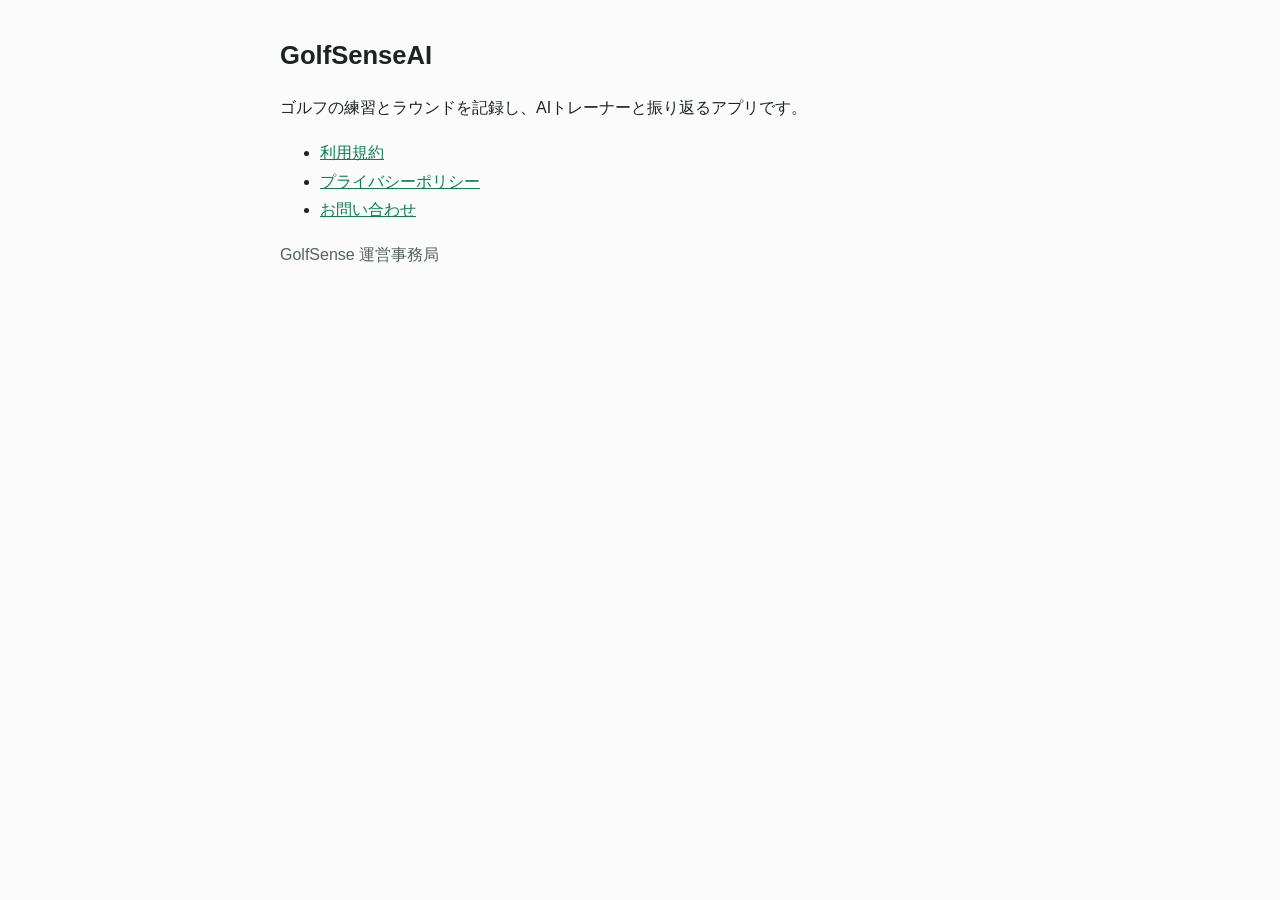
<file: index.html>
<!doctype html>
<html lang="ja">
<head>
<meta charset="utf-8">
<meta name="viewport" content="width=device-width, initial-scale=1">
<title>GolfSenseAI</title>
<link rel="stylesheet" href="style.css">
</head>
<body>
<main>
<h1>GolfSenseAI</h1>
<p>ゴルフの練習とラウンドを記録し、AIトレーナーと振り返るアプリです。</p>
<ul>
<li><a href="terms.html">利用規約</a></li>
<li><a href="privacy.html">プライバシーポリシー</a></li>
<li><a href="https://forms.gle/zs37uPpuGtCnUTjP7">お問い合わせ</a></li>
</ul>
<p class="meta">GolfSense 運営事務局</p>
</main>
</body>
</html>
</file>
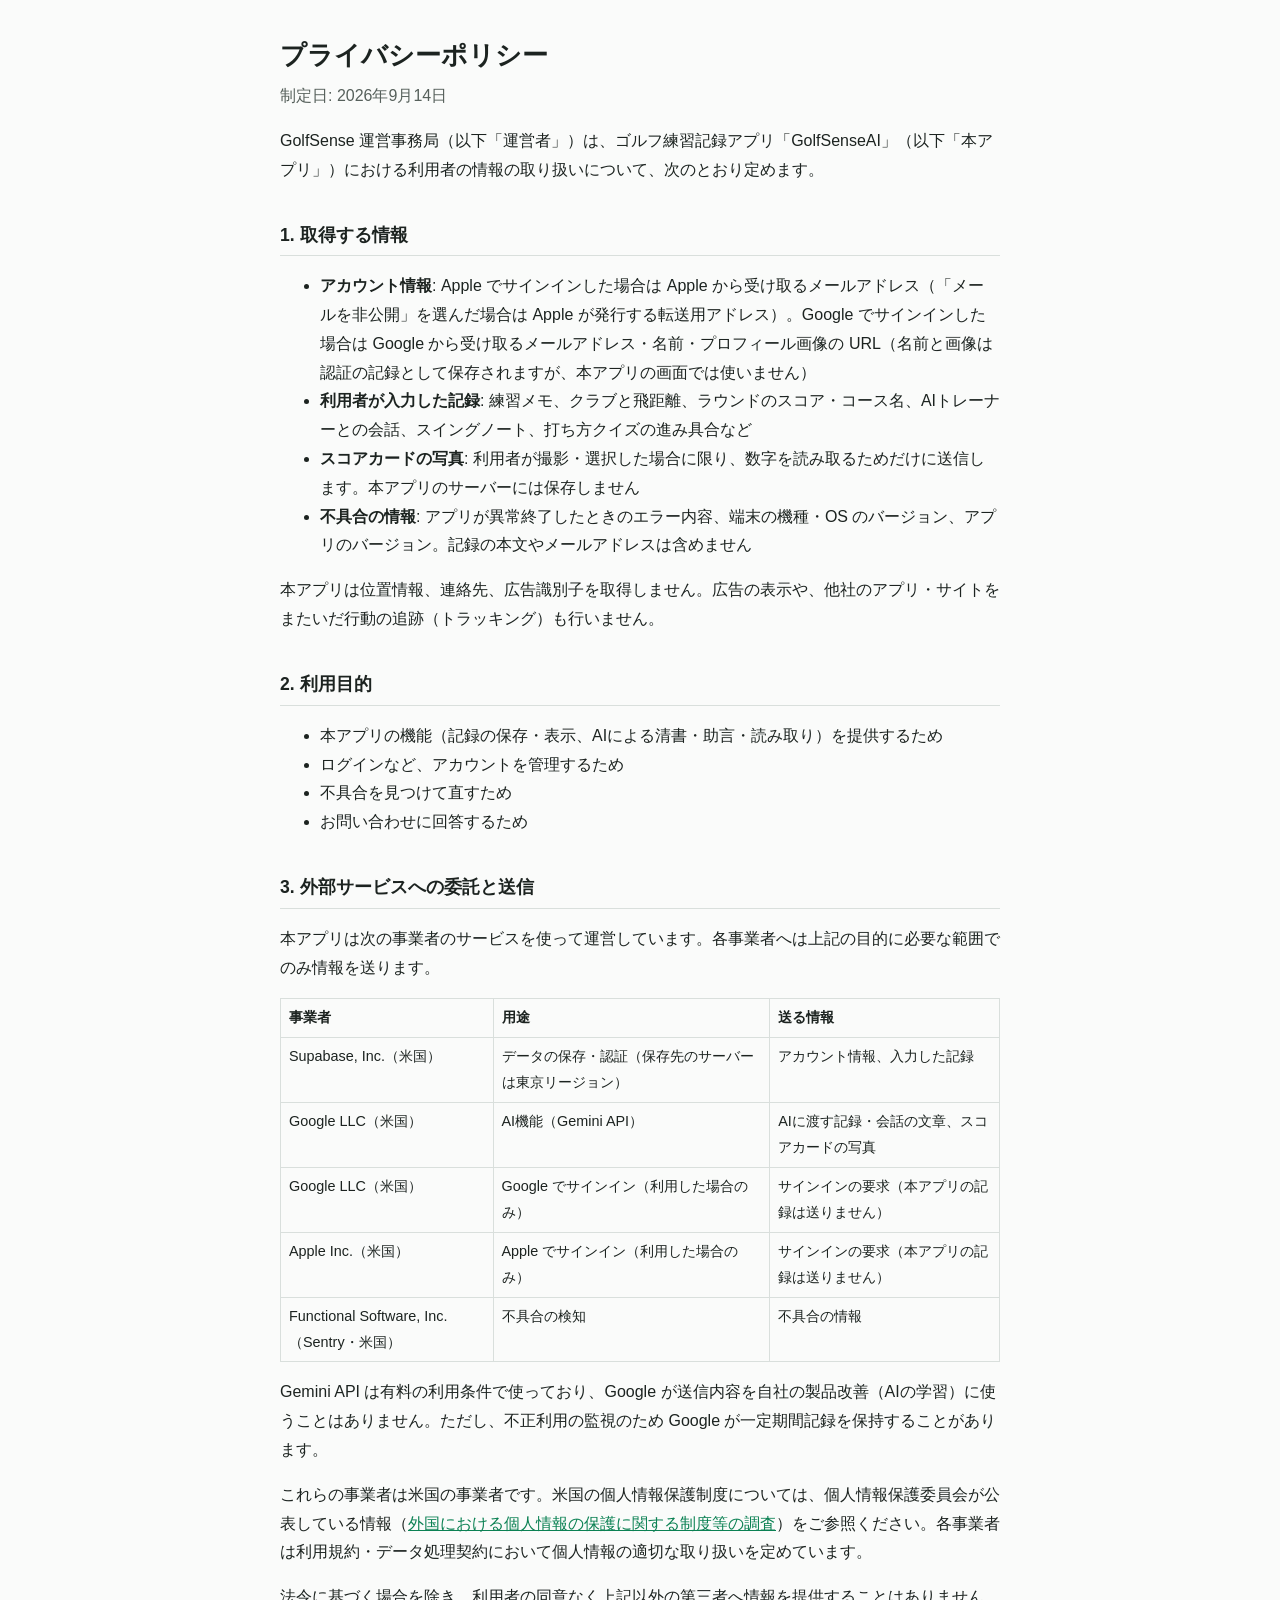
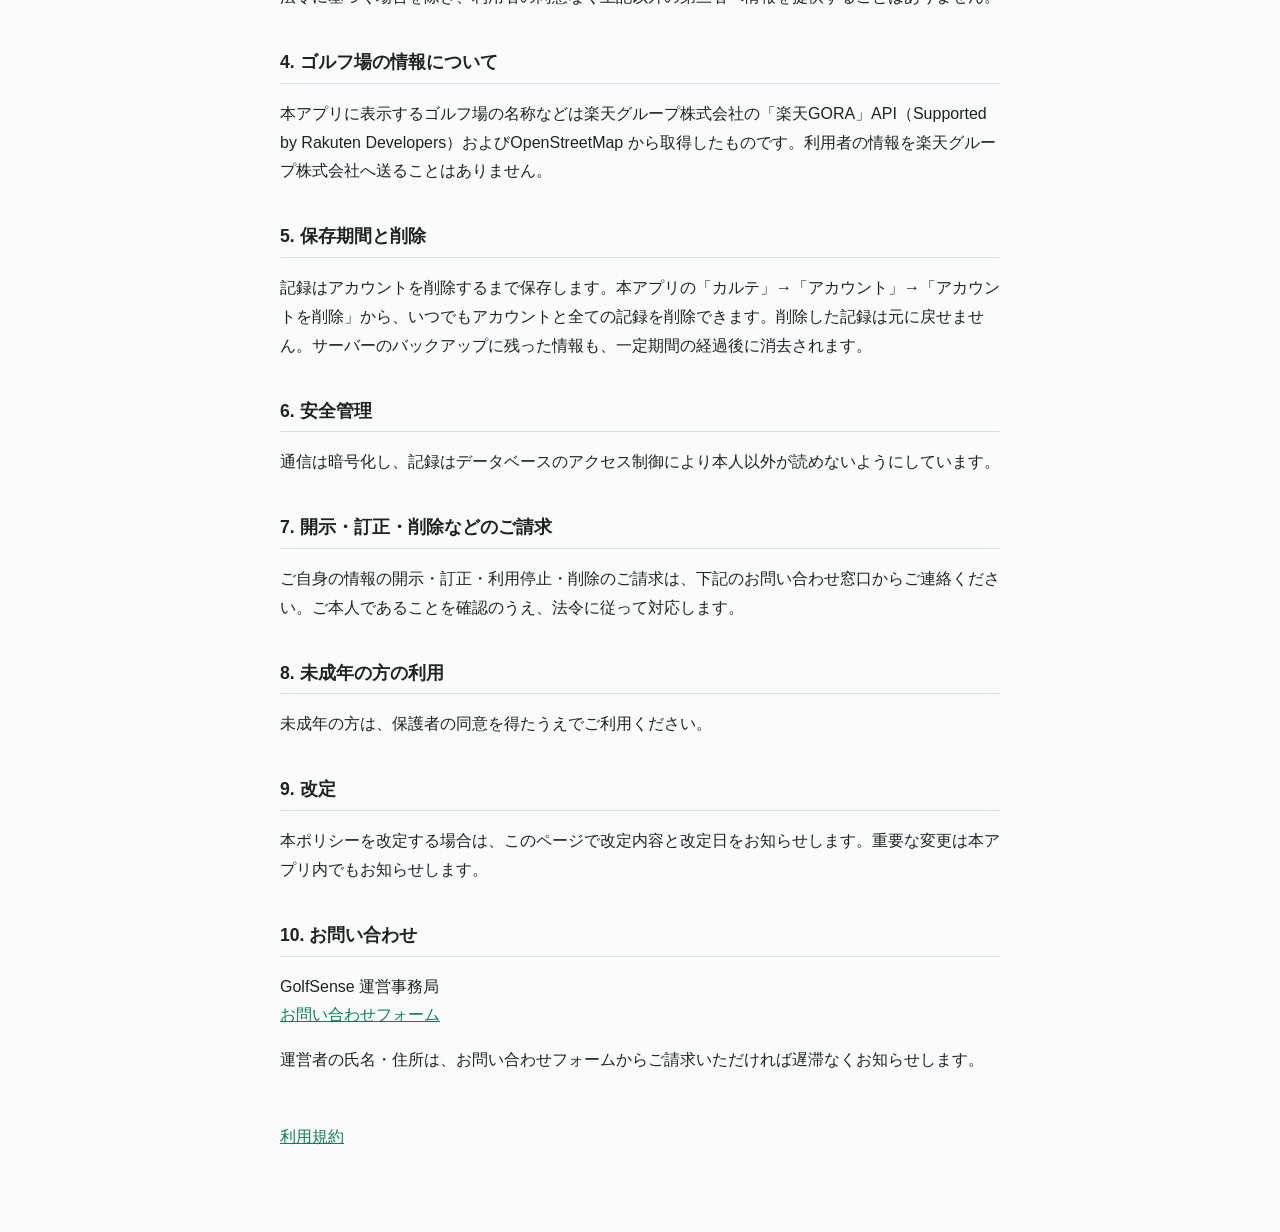
<file: privacy.html>
<!doctype html>
<html lang="ja">
<head>
<meta charset="utf-8">
<meta name="viewport" content="width=device-width, initial-scale=1">
<title>プライバシーポリシー | GolfSenseAI</title>
<link rel="stylesheet" href="style.css">
</head>
<body>
<main>
<h1>プライバシーポリシー</h1>
<p class="meta">制定日: 2026年9月14日</p>

<p>GolfSense 運営事務局（以下「運営者」）は、ゴルフ練習記録アプリ「GolfSenseAI」（以下「本アプリ」）における利用者の情報の取り扱いについて、次のとおり定めます。</p>

<h2>1. 取得する情報</h2>
<ul>
<li><strong>アカウント情報</strong>: Apple でサインインした場合は Apple から受け取るメールアドレス（「メールを非公開」を選んだ場合は Apple が発行する転送用アドレス）。Google でサインインした場合は Google から受け取るメールアドレス・名前・プロフィール画像の URL（名前と画像は認証の記録として保存されますが、本アプリの画面では使いません）</li>
<li><strong>利用者が入力した記録</strong>: 練習メモ、クラブと飛距離、ラウンドのスコア・コース名、AIトレーナーとの会話、スイングノート、打ち方クイズの進み具合など</li>
<li><strong>スコアカードの写真</strong>: 利用者が撮影・選択した場合に限り、数字を読み取るためだけに送信します。本アプリのサーバーには保存しません</li>
<li><strong>不具合の情報</strong>: アプリが異常終了したときのエラー内容、端末の機種・OS のバージョン、アプリのバージョン。記録の本文やメールアドレスは含めません</li>
</ul>
<p>本アプリは位置情報、連絡先、広告識別子を取得しません。広告の表示や、他社のアプリ・サイトをまたいだ行動の追跡（トラッキング）も行いません。</p>

<h2>2. 利用目的</h2>
<ul>
<li>本アプリの機能（記録の保存・表示、AIによる清書・助言・読み取り）を提供するため</li>
<li>ログインなど、アカウントを管理するため</li>
<li>不具合を見つけて直すため</li>
<li>お問い合わせに回答するため</li>
</ul>

<h2>3. 外部サービスへの委託と送信</h2>
<p>本アプリは次の事業者のサービスを使って運営しています。各事業者へは上記の目的に必要な範囲でのみ情報を送ります。</p>
<table>
<tr><th>事業者</th><th>用途</th><th>送る情報</th></tr>
<tr><td>Supabase, Inc.（米国）</td><td>データの保存・認証（保存先のサーバーは東京リージョン）</td><td>アカウント情報、入力した記録</td></tr>
<tr><td>Google LLC（米国）</td><td>AI機能（Gemini API）</td><td>AIに渡す記録・会話の文章、スコアカードの写真</td></tr>
<tr><td>Google LLC（米国）</td><td>Google でサインイン（利用した場合のみ）</td><td>サインインの要求（本アプリの記録は送りません）</td></tr>
<tr><td>Apple Inc.（米国）</td><td>Apple でサインイン（利用した場合のみ）</td><td>サインインの要求（本アプリの記録は送りません）</td></tr>
<tr><td>Functional Software, Inc.（Sentry・米国）</td><td>不具合の検知</td><td>不具合の情報</td></tr>
</table>
<p>Gemini API は有料の利用条件で使っており、Google が送信内容を自社の製品改善（AIの学習）に使うことはありません。ただし、不正利用の監視のため Google が一定期間記録を保持することがあります。</p>
<p>これらの事業者は米国の事業者です。米国の個人情報保護制度については、個人情報保護委員会が公表している情報（<a href="https://www.ppc.go.jp/personalinfo/legal/kaiseihogohou/#gaikoku">外国における個人情報の保護に関する制度等の調査</a>）をご参照ください。各事業者は利用規約・データ処理契約において個人情報の適切な取り扱いを定めています。</p>
<p>法令に基づく場合を除き、利用者の同意なく上記以外の第三者へ情報を提供することはありません。</p>

<h2>4. ゴルフ場の情報について</h2>
<p>本アプリに表示するゴルフ場の名称などは楽天グループ株式会社の「楽天GORA」API（Supported by Rakuten Developers）およびOpenStreetMap から取得したものです。利用者の情報を楽天グループ株式会社へ送ることはありません。</p>

<h2>5. 保存期間と削除</h2>
<p>記録はアカウントを削除するまで保存します。本アプリの「カルテ」→「アカウント」→「アカウントを削除」から、いつでもアカウントと全ての記録を削除できます。削除した記録は元に戻せません。サーバーのバックアップに残った情報も、一定期間の経過後に消去されます。</p>

<h2>6. 安全管理</h2>
<p>通信は暗号化し、記録はデータベースのアクセス制御により本人以外が読めないようにしています。</p>

<h2>7. 開示・訂正・削除などのご請求</h2>
<p>ご自身の情報の開示・訂正・利用停止・削除のご請求は、下記のお問い合わせ窓口からご連絡ください。ご本人であることを確認のうえ、法令に従って対応します。</p>

<h2>8. 未成年の方の利用</h2>
<p>未成年の方は、保護者の同意を得たうえでご利用ください。</p>

<h2>9. 改定</h2>
<p>本ポリシーを改定する場合は、このページで改定内容と改定日をお知らせします。重要な変更は本アプリ内でもお知らせします。</p>

<h2>10. お問い合わせ</h2>
<p>GolfSense 運営事務局<br><a href="https://forms.gle/zs37uPpuGtCnUTjP7">お問い合わせフォーム</a></p>
<p>運営者の氏名・住所は、お問い合わせフォームからご請求いただければ遅滞なくお知らせします。</p>

<p class="nav"><a href="terms.html">利用規約</a></p>
</main>
</body>
</html>
</file>
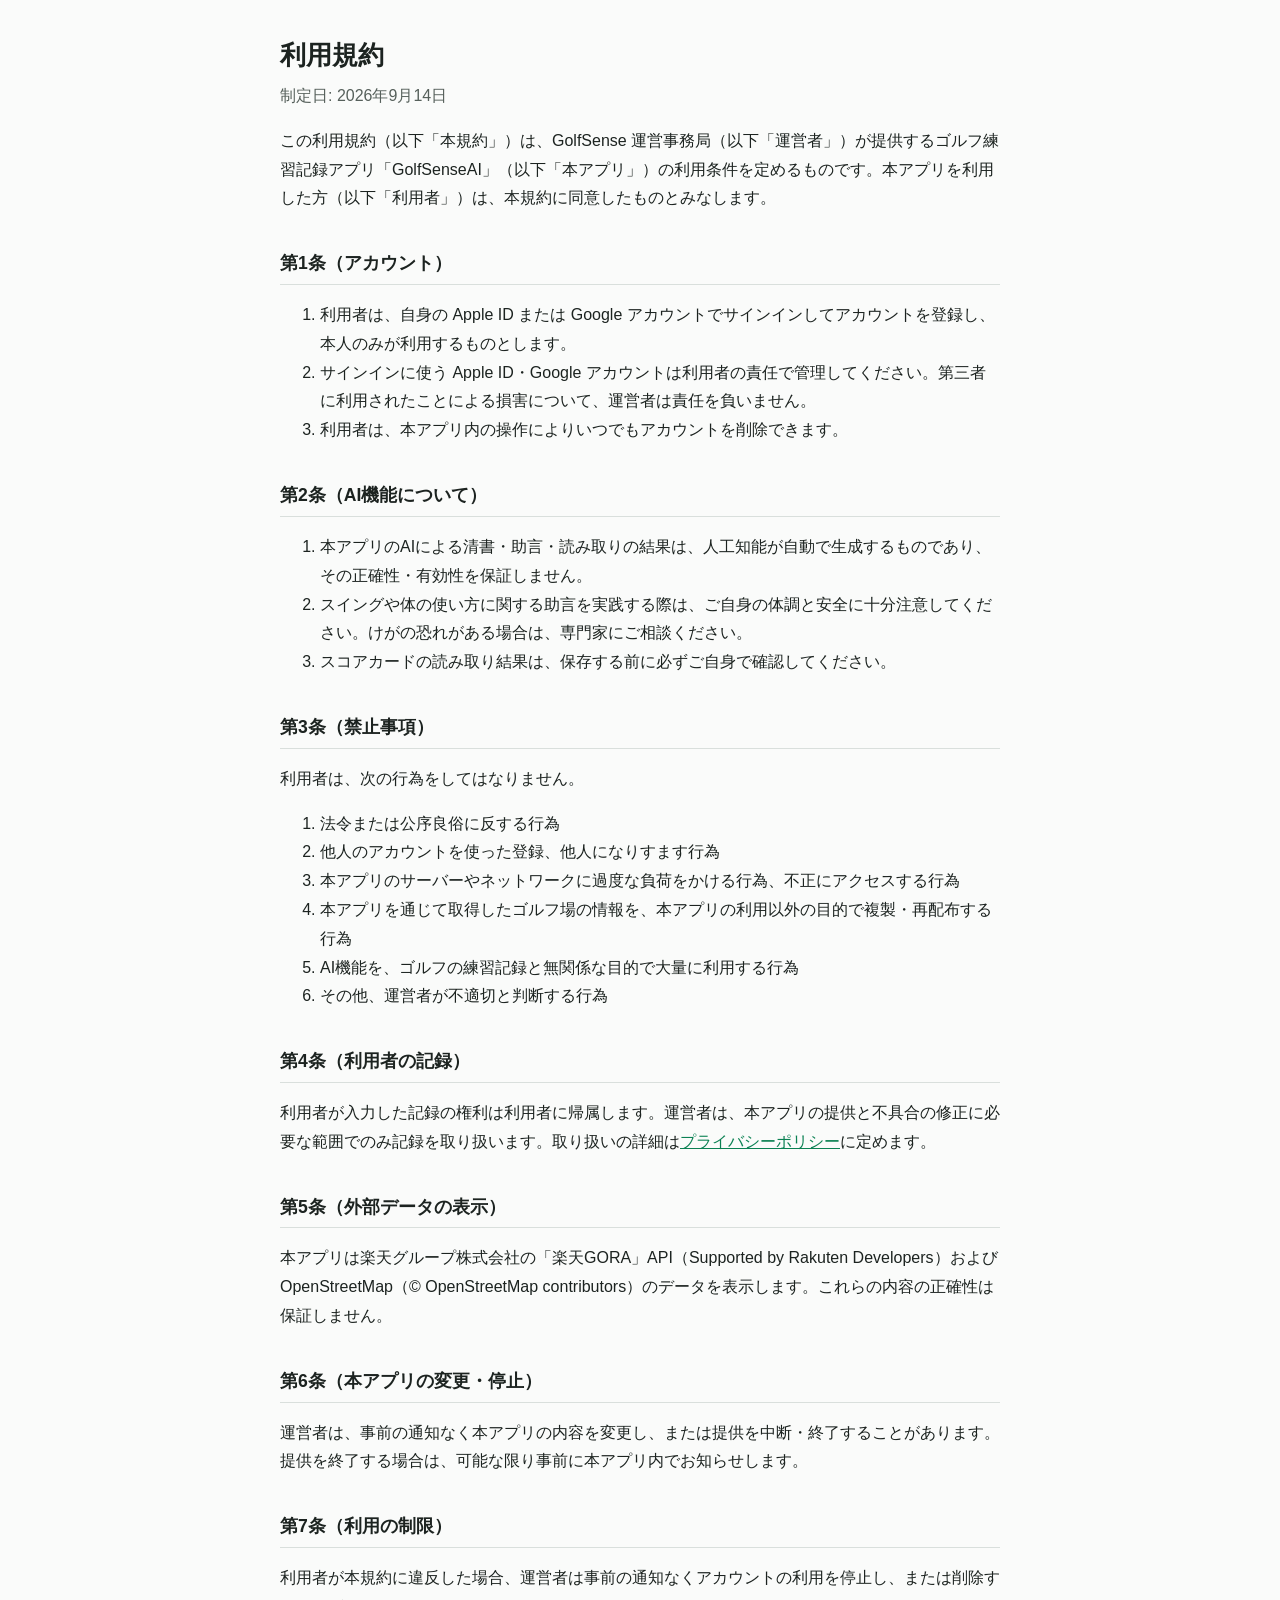
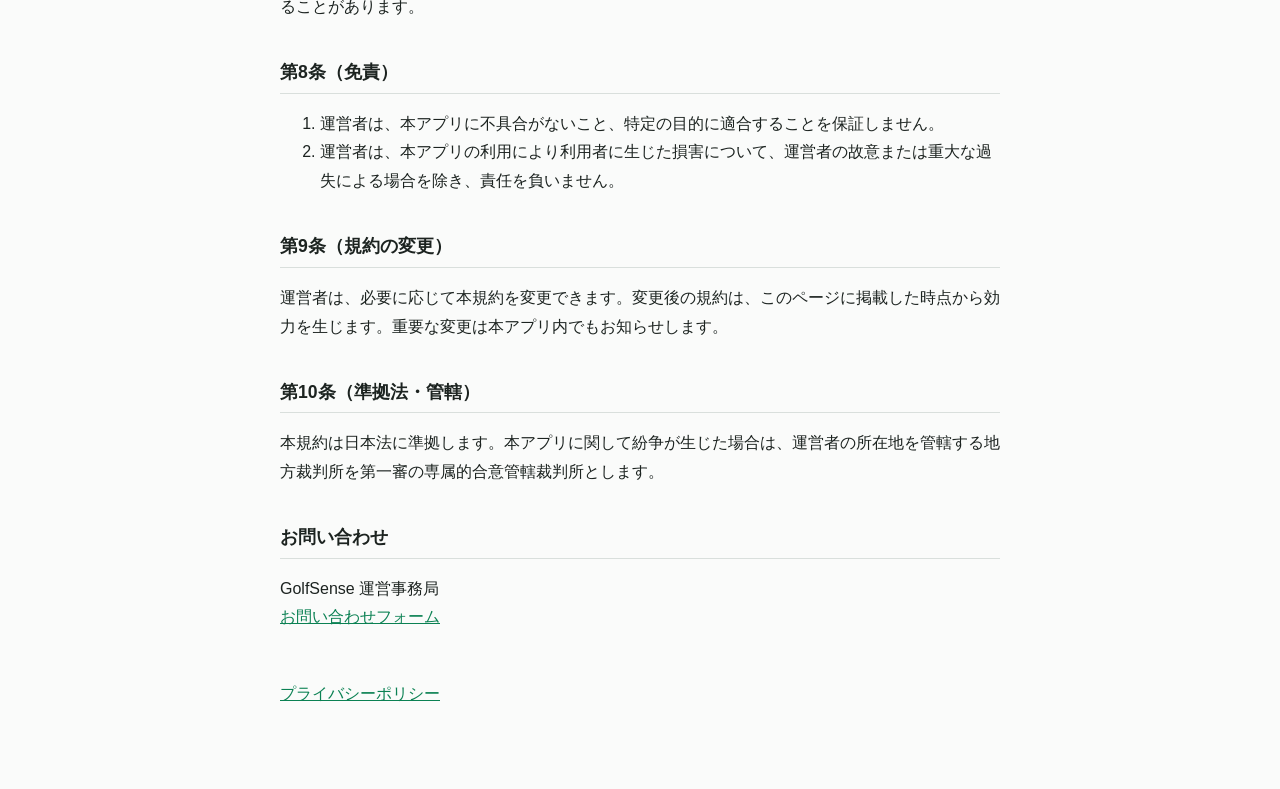
<file: terms.html>
<!doctype html>
<html lang="ja">
<head>
<meta charset="utf-8">
<meta name="viewport" content="width=device-width, initial-scale=1">
<title>利用規約 | GolfSenseAI</title>
<link rel="stylesheet" href="style.css">
</head>
<body>
<main>
<h1>利用規約</h1>
<p class="meta">制定日: 2026年9月14日</p>

<p>この利用規約（以下「本規約」）は、GolfSense 運営事務局（以下「運営者」）が提供するゴルフ練習記録アプリ「GolfSenseAI」（以下「本アプリ」）の利用条件を定めるものです。本アプリを利用した方（以下「利用者」）は、本規約に同意したものとみなします。</p>

<h2>第1条（アカウント）</h2>
<ol>
<li>利用者は、自身の Apple ID または Google アカウントでサインインしてアカウントを登録し、本人のみが利用するものとします。</li>
<li>サインインに使う Apple ID・Google アカウントは利用者の責任で管理してください。第三者に利用されたことによる損害について、運営者は責任を負いません。</li>
<li>利用者は、本アプリ内の操作によりいつでもアカウントを削除できます。</li>
</ol>

<h2>第2条（AI機能について）</h2>
<ol>
<li>本アプリのAIによる清書・助言・読み取りの結果は、人工知能が自動で生成するものであり、その正確性・有効性を保証しません。</li>
<li>スイングや体の使い方に関する助言を実践する際は、ご自身の体調と安全に十分注意してください。けがの恐れがある場合は、専門家にご相談ください。</li>
<li>スコアカードの読み取り結果は、保存する前に必ずご自身で確認してください。</li>
</ol>

<h2>第3条（禁止事項）</h2>
<p>利用者は、次の行為をしてはなりません。</p>
<ol>
<li>法令または公序良俗に反する行為</li>
<li>他人のアカウントを使った登録、他人になりすます行為</li>
<li>本アプリのサーバーやネットワークに過度な負荷をかける行為、不正にアクセスする行為</li>
<li>本アプリを通じて取得したゴルフ場の情報を、本アプリの利用以外の目的で複製・再配布する行為</li>
<li>AI機能を、ゴルフの練習記録と無関係な目的で大量に利用する行為</li>
<li>その他、運営者が不適切と判断する行為</li>
</ol>

<h2>第4条（利用者の記録）</h2>
<p>利用者が入力した記録の権利は利用者に帰属します。運営者は、本アプリの提供と不具合の修正に必要な範囲でのみ記録を取り扱います。取り扱いの詳細は<a href="privacy.html">プライバシーポリシー</a>に定めます。</p>

<h2>第5条（外部データの表示）</h2>
<p>本アプリは楽天グループ株式会社の「楽天GORA」API（Supported by Rakuten Developers）および OpenStreetMap（© OpenStreetMap contributors）のデータを表示します。これらの内容の正確性は保証しません。</p>

<h2>第6条（本アプリの変更・停止）</h2>
<p>運営者は、事前の通知なく本アプリの内容を変更し、または提供を中断・終了することがあります。提供を終了する場合は、可能な限り事前に本アプリ内でお知らせします。</p>

<h2>第7条（利用の制限）</h2>
<p>利用者が本規約に違反した場合、運営者は事前の通知なくアカウントの利用を停止し、または削除することがあります。</p>

<h2>第8条（免責）</h2>
<ol>
<li>運営者は、本アプリに不具合がないこと、特定の目的に適合することを保証しません。</li>
<li>運営者は、本アプリの利用により利用者に生じた損害について、運営者の故意または重大な過失による場合を除き、責任を負いません。</li>
</ol>

<h2>第9条（規約の変更）</h2>
<p>運営者は、必要に応じて本規約を変更できます。変更後の規約は、このページに掲載した時点から効力を生じます。重要な変更は本アプリ内でもお知らせします。</p>

<h2>第10条（準拠法・管轄）</h2>
<p>本規約は日本法に準拠します。本アプリに関して紛争が生じた場合は、運営者の所在地を管轄する地方裁判所を第一審の専属的合意管轄裁判所とします。</p>

<h2>お問い合わせ</h2>
<p>GolfSense 運営事務局<br><a href="https://forms.gle/zs37uPpuGtCnUTjP7">お問い合わせフォーム</a></p>

<p class="nav"><a href="privacy.html">プライバシーポリシー</a></p>
</main>
</body>
</html>
</file>
<file: style.css>
:root { color-scheme: light dark; --ink: #1c2320; --soft: #56605b; --line: #d9dfdc; --paper: #fafbfa; --accent: #0b8153; }
@media (prefers-color-scheme: dark) { :root { --ink: #e8ece9; --soft: #a4ada8; --line: #36403b; --paper: #121614; --accent: #4cc493; } }
body { margin: 0; background: var(--paper); color: var(--ink); font: 16px/1.8 -apple-system, BlinkMacSystemFont, "Hiragino Sans", "Noto Sans JP", sans-serif; }
main { max-width: 720px; margin: 0 auto; padding: 32px 20px 64px; }
h1 { font-size: 1.6rem; margin: 0 0 4px; }
h2 { font-size: 1.1rem; margin: 2em 0 .5em; padding-bottom: 4px; border-bottom: 1px solid var(--line); }
.meta { color: var(--soft); margin-top: 0; }
a { color: var(--accent); }
table { width: 100%; border-collapse: collapse; font-size: .9rem; display: block; overflow-x: auto; }
th, td { border: 1px solid var(--line); padding: 6px 8px; text-align: left; vertical-align: top; }
.nav { margin-top: 3em; }
</file>
